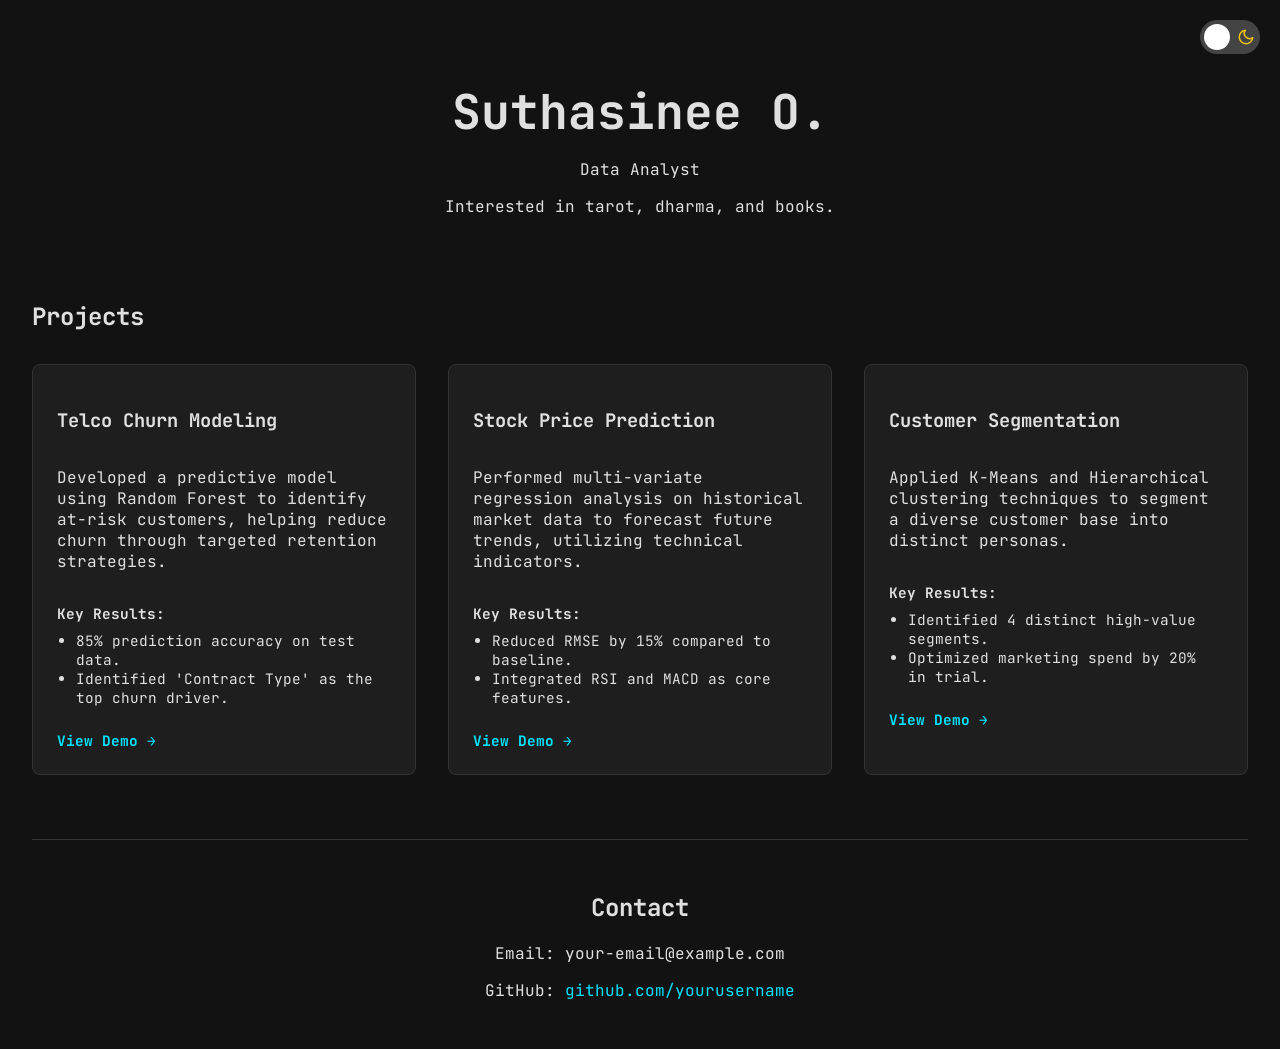
<file: docs/index.html>
<!DOCTYPE html>
<html lang="en">
<head>
    <meta charset="UTF-8">
    <meta name="viewport" content="width=device-width, initial-scale=1.0">
    <title>Suthasinee O. | Data Analyst</title>
    <link rel="stylesheet" href="style.css">
</head>
<body>
    <div class="theme-switch-wrapper">
        <label class="theme-switch" for="checkbox">
            <input type="checkbox" id="checkbox" />
            <div class="slider">
                <svg class="sun" xmlns="http://www.w3.org/2000/svg" width="16" height="16" viewBox="0 0 24 24" fill="none" stroke="currentColor" stroke-width="2" stroke-linecap="round" stroke-linejoin="round"><circle cx="12" cy="12" r="5"></circle><line x1="12" y1="1" x2="12" y2="3"></line><line x1="12" y1="21" x2="12" y2="23"></line><line x1="4.22" y1="4.22" x2="5.64" y2="5.64"></line><line x1="18.36" y1="18.36" x2="19.78" y2="19.78"></line><line x1="1" y1="12" x2="3" y2="12"></line><line x1="21" y1="12" x2="23" y2="12"></line><line x1="4.22" y1="19.78" x2="5.64" y2="18.36"></line><line x1="18.36" y1="5.64" x2="19.78" y2="4.22"></line></svg>
                <svg class="moon" xmlns="http://www.w3.org/2000/svg" width="16" height="16" viewBox="0 0 24 24" fill="none" stroke="currentColor" stroke-width="2" stroke-linecap="round" stroke-linejoin="round"><path d="M21 12.79A9 9 0 1 1 11.21 3 7 7 0 0 0 21 12.79z"></path></svg>
            </div>
        </label>
    </div>

    <header>
        <h1>Suthasinee O.</h1>
        <p>Data Analyst</p>
        <p>Interested in tarot, dharma, and books.</p>
    </header>

    <main>
        <section id="projects">
            <h2>Projects</h2>
            <div class="project-grid">
                <article class="project-card">
                    <h3>Telco Churn Modeling</h3>
                    <p>Developed a predictive model using Random Forest to identify at-risk customers, helping reduce churn through targeted retention strategies.</p>
                    <div class="demo-content">
                        <strong>Key Results:</strong>
                        <ul>
                            <li>85% prediction accuracy on test data.</li>
                            <li>Identified 'Contract Type' as the top churn driver.</li>
                        </ul>
                        <a href="#" class="demo-link">View Demo →</a>
                    </div>
                </article>
                <article class="project-card">
                    <h3>Stock Price Prediction</h3>
                    <p>Performed multi-variate regression analysis on historical market data to forecast future trends, utilizing technical indicators.</p>
                    <div class="demo-content">
                        <strong>Key Results:</strong>
                        <ul>
                            <li>Reduced RMSE by 15% compared to baseline.</li>
                            <li>Integrated RSI and MACD as core features.</li>
                        </ul>
                        <a href="#" class="demo-link">View Demo →</a>
                    </div>
                </article>
                <article class="project-card">
                    <h3>Customer Segmentation</h3>
                    <p>Applied K-Means and Hierarchical clustering techniques to segment a diverse customer base into distinct personas.</p>
                    <div class="demo-content">
                        <strong>Key Results:</strong>
                        <ul>
                            <li>Identified 4 distinct high-value segments.</li>
                            <li>Optimized marketing spend by 20% in trial.</li>
                        </ul>
                        <a href="#" class="demo-link">View Demo →</a>
                    </div>
                </article>
            </div>
        </section>
    </main>

    <footer>
        <section id="contact">
            <h2>Contact</h2>
            <p>Email: your-email@example.com</p>
            <p>GitHub: <a href="#">github.com/yourusername</a></p>
        </section>
    </footer>

    <script>
        const toggleSwitch = document.querySelector('.theme-switch input[type="checkbox"]');
        const currentTheme = localStorage.getItem('theme');

        if (currentTheme) {
            document.body.classList.add(currentTheme);
            if (currentTheme === 'light-theme') {
                toggleSwitch.checked = true;
            }
        }

        function switchTheme(e) {
            if (e.target.checked) {
                document.body.classList.add('light-theme');
                localStorage.setItem('theme', 'light-theme');
            } else {
                document.body.classList.remove('light-theme');
                localStorage.setItem('theme', 'dark-theme');
            }    
        }

        toggleSwitch.addEventListener('change', switchTheme, false);
    </script>
</body>
</html>
</file>
<file: docs/style.css>
@import url('https://fonts.googleapis.com/css2?family=JetBrains+Mono:wght@400;700&display=swap');

:root {
    --bg-color: #121212;
    --text-color: #E0E0E0;
    --card-bg: #1E1E1E;
    --border-color: #333;
    --link-color: #00E5FF;
}

body.light-theme {
    --bg-color: #F5F5F5;
    --text-color: #212121;
    --card-bg: #FFFFFF;
    --border-color: #E0E0E0;
    --link-color: #007BFF;
}

body {
    background-color: var(--bg-color);
    color: var(--text-color);
    font-family: 'JetBrains Mono', monospace;
    margin: 0;
    padding: 2rem;
    transition: background-color 0.3s ease, color 0.3s ease;
}

header {
    text-align: center;
    padding: 3rem 0;
}

h1 {
    font-size: 3rem;
    margin: 0;
}

.project-grid {
    display: grid;
    grid-template-columns: repeat(auto-fit, minmax(300px, 1fr));
    gap: 2rem;
    margin-top: 2rem;
}

.project-card {
    background-color: var(--card-bg);
    padding: 1.5rem;
    border-radius: 8px;
    border: 1px solid var(--border-color);
    transition: background-color 0.3s ease, border-color 0.3s ease;
    display: flex;
    flex-direction: column;
}

.demo-content {
    margin-top: 1rem;
    font-size: 0.9rem;
}

.demo-content ul {
    padding-left: 1.2rem;
    margin: 0.5rem 0;
}

.demo-link {
    display: inline-block;
    margin-top: 1rem;
    font-weight: bold;
    color: var(--link-color);
}

.demo-link:hover {
    text-decoration: underline;
}

footer {
    margin-top: 4rem;
    text-align: center;
    border-top: 1px solid var(--border-color);
    padding-top: 2rem;
    transition: border-color 0.3s ease;
}

a {
    color: var(--link-color);
    text-decoration: none;
}

/* Theme Switch Styles */
.theme-switch-wrapper {
    display: flex;
    align-items: center;
    position: fixed;
    top: 20px;
    right: 20px;
    z-index: 100;
}

.theme-switch {
    display: inline-block;
    height: 34px;
    position: relative;
    width: 60px;
}

.theme-switch input {
    display: none;
}

.slider {
    background-color: #444;
    bottom: 0;
    cursor: pointer;
    left: 0;
    position: absolute;
    right: 0;
    top: 0;
    transition: .4s;
    border-radius: 34px;
    display: flex;
    align-items: center;
    justify-content: space-between;
    padding: 0 5px;
}

.slider:before {
    background-color: #fff;
    bottom: 4px;
    content: "";
    height: 26px;
    left: 4px;
    position: absolute;
    transition: .4s;
    width: 26px;
    border-radius: 50%;
    z-index: 2;
}

input:checked + .slider {
    background-color: #00E5FF;
}

input:checked + .slider:before {
    transform: translateX(26px);
}

.slider svg {
    width: 18px;
    height: 18px;
    z-index: 1;
    transition: 0.4s;
}

.sun {
    color: #f39c12;
}

.moon {
    color: #f1c40f;
}

/* Optional: hide/show icons based on state if preferred, but usually both look good */
input:checked + .slider .sun {
    opacity: 1;
}

input:not(:checked) + .slider .moon {
    opacity: 1;
}
</file>
